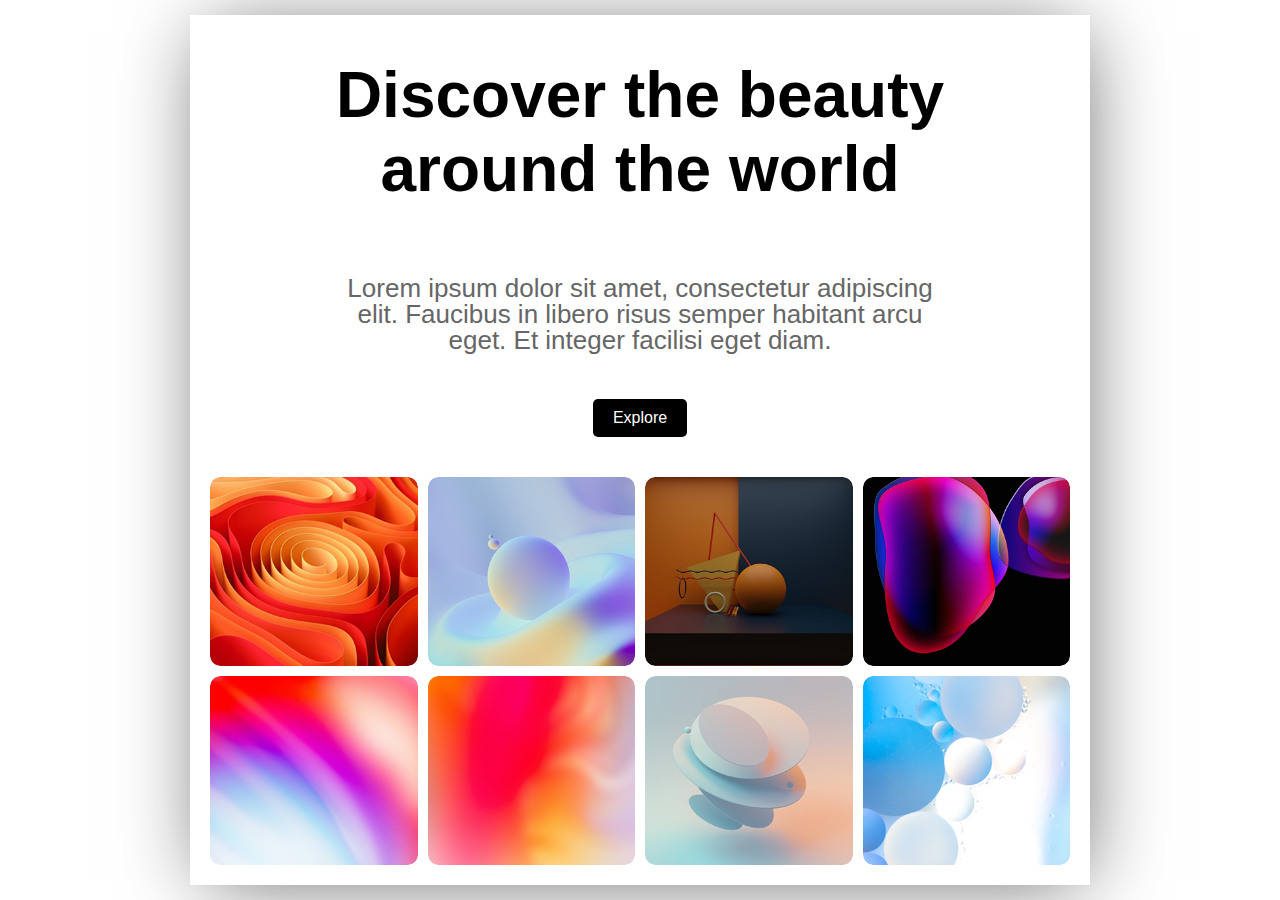
<file: carta1/index.html>
<!DOCTYPE html>
<html lang="es">
  <head>
    <meta charset="UTF-8" />
    <meta name="viewport" content="width=device-width, initial-scale=1.0" />
    <title>Carta 1</title>
    <link rel="stylesheet" href="styles.css" />
  </head>
  <body>
    <div class="container">
      <div class="title-info">
        <h1>Discover the beauty<br />around the world</h1>
        <p>
          Lorem ipsum dolor sit amet, consectetur adipiscing elit. Faucibus in
          libero risus semper habitant arcu eget. Et integer facilisi eget diam.
        </p>
        <button class="boton">Explore</button>
      </div>
      <div class="galeria">
        <img src="imagen1.png" alt="Imagen 1" />
        <img src="imagen2.png" alt="Imagen 2" />
        <img src="imagen3.png" alt="Imagen 3" />
        <img src="imagen4.png" alt="Imagen 4" />
        <img src="imagen5.png" alt="Imagen 5" />
        <img src="imagen6.png" alt="Imagen 6" />
        <img src="imagen7.png" alt="Imagen 7" />
        <img src="imagen8.png" alt="Imagen 8" />
      </div>
    </div>
  </body>
</html>
</file>
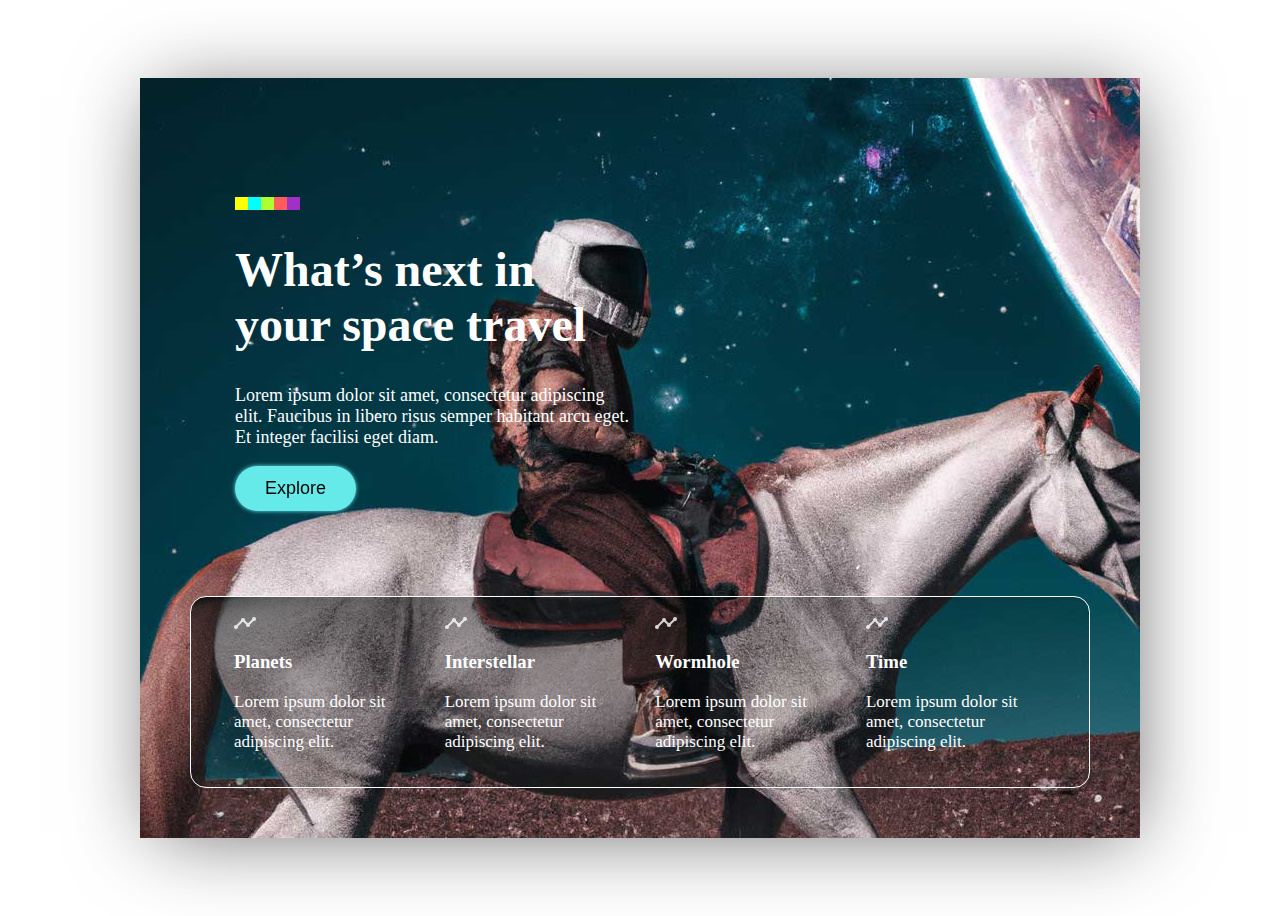
<file: carta16/index.html>
<!DOCTYPE html>
<html lang="en">
<head>
    <meta charset="UTF-8">
    <meta name="viewport" content="width=device-width, initial-scale=1.0">
    <title>Carta 16</title>
    <link rel="stylesheet" href="styles.css">
</head>
<body>
    <div class="container">
        <div class="contenido">
            <div class="colores">
                <div class="amarillo"></div>
                <div class="azul"></div>
                <div class="verde"></div>
                <div class="rojo"></div>
                <div class="lila"></div>
            </div>
            <div class="contenido2">
                <h1>What’s next in your space travel</h1>
                <p>Lorem ipsum dolor sit amet, consectetur adipiscing elit. Faucibus in libero risus semper habitant arcu eget. Et integer facilisi eget diam.</p>
                <button>Explore</button>
            </div>
        </div>
        <div class="contenido3">
            <div class="imagenes">
                <img src="imagen16.1.png" alt="vector">
                <h3>Planets</h3>
                <p>Lorem ipsum dolor sit amet, consectetur adipiscing elit.</p>
            </div>
            <div class="imagenes">
                <img src="imagen16.1.png" alt="vector">
                <h3>Interstellar</h3>
                <p>Lorem ipsum dolor sit amet, consectetur adipiscing elit.</p>
            </div>
            <div class="imagenes">
                <img src="imagen16.1.png" alt="vector">
                <h3>Wormhole</h3>
                <p>Lorem ipsum dolor sit amet, consectetur adipiscing elit.</p>
            </div>
            <div class="imagenes">
                <img src="imagen16.1.png" alt="vector">
                <h3>Time</h3>
                <p>Lorem ipsum dolor sit amet, consectetur adipiscing elit.</p>
            </div>
        </div>
    </div>
</body>
</html>
</file>
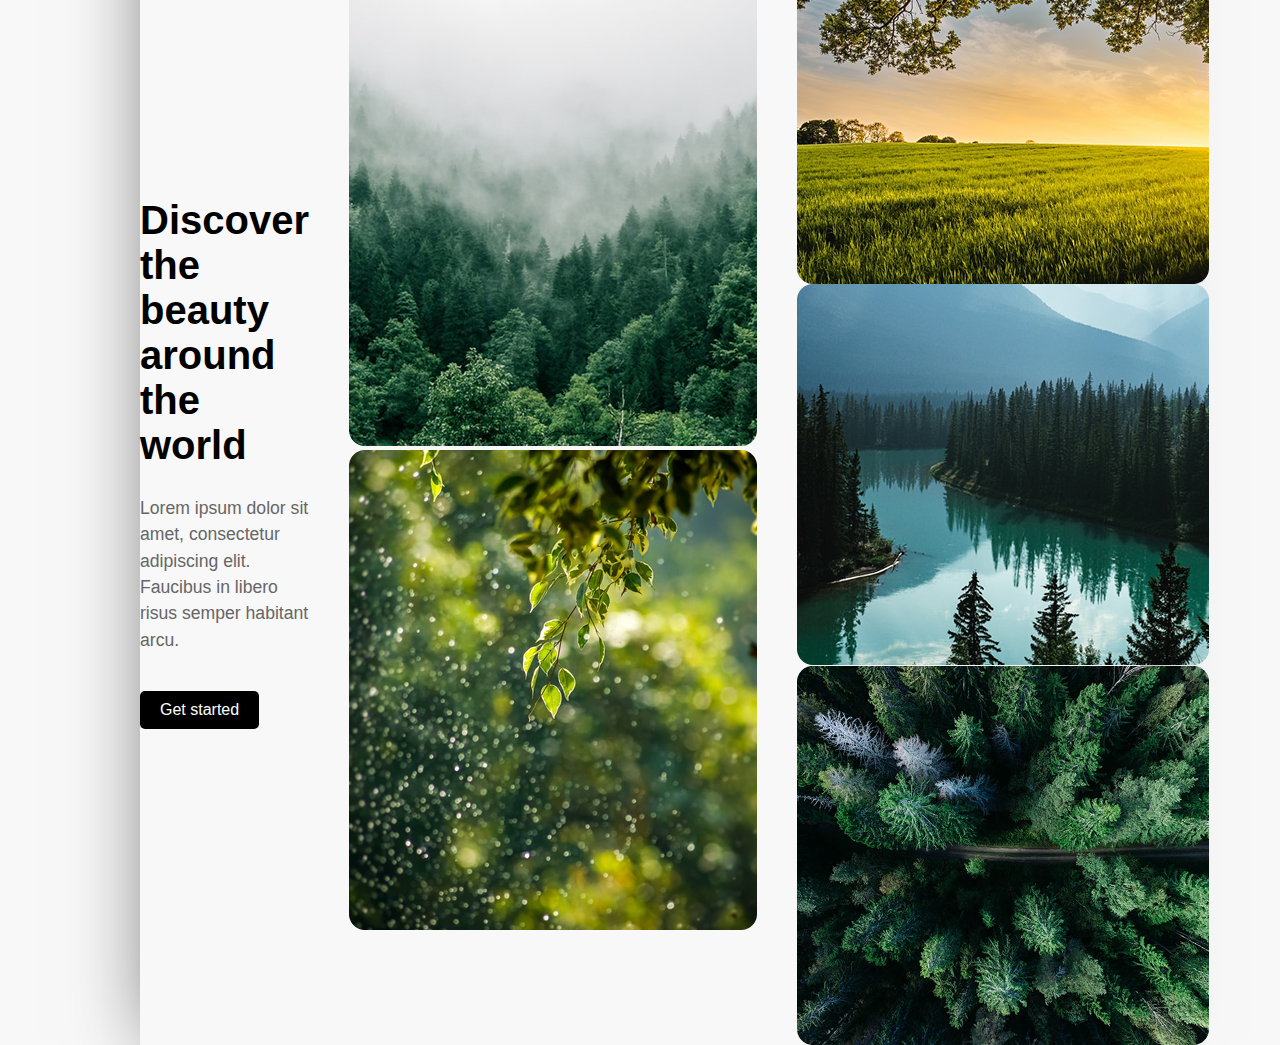
<file: carta2/index.html>
<!DOCTYPE html>
<html lang="es">
  <head>
    <meta charset="UTF-8" />
    <meta name="viewport" content="width=device-width, initial-scale=1.0" />
    <title>Carta 2</title>
    <link rel="stylesheet" href="styles.css" />
  </head>
  <body>
    <div class="container">
      <div class="texto">
        <h1>Discover the beauty<br />around the world</h1>
        <p>
          Lorem ipsum dolor sit amet, consectetur adipiscing elit. Faucibus in
          libero risus semper habitant arcu.
        </p>
        <button class="btn">Get started</button>
      </div>
        <div class="galleria">
        <img src="imagen5.2.png" alt="Imagen 1" />
        <img src="imagen4.2.png" alt="Imagen 2" />
        </div>
        <div class="numeros">
          <div>01</div>
          <div>02</div>
          <div>03</div>
       
    
        <img src="imagen3.2.png" alt="Imagen 3" />
        <img src="imagen2.2.png" alt="Imagen 4" />
        <img src="imagen1.2.png" alt="Imagen 5" />
        </div>

      </div>
  </body>
</html>
</file>
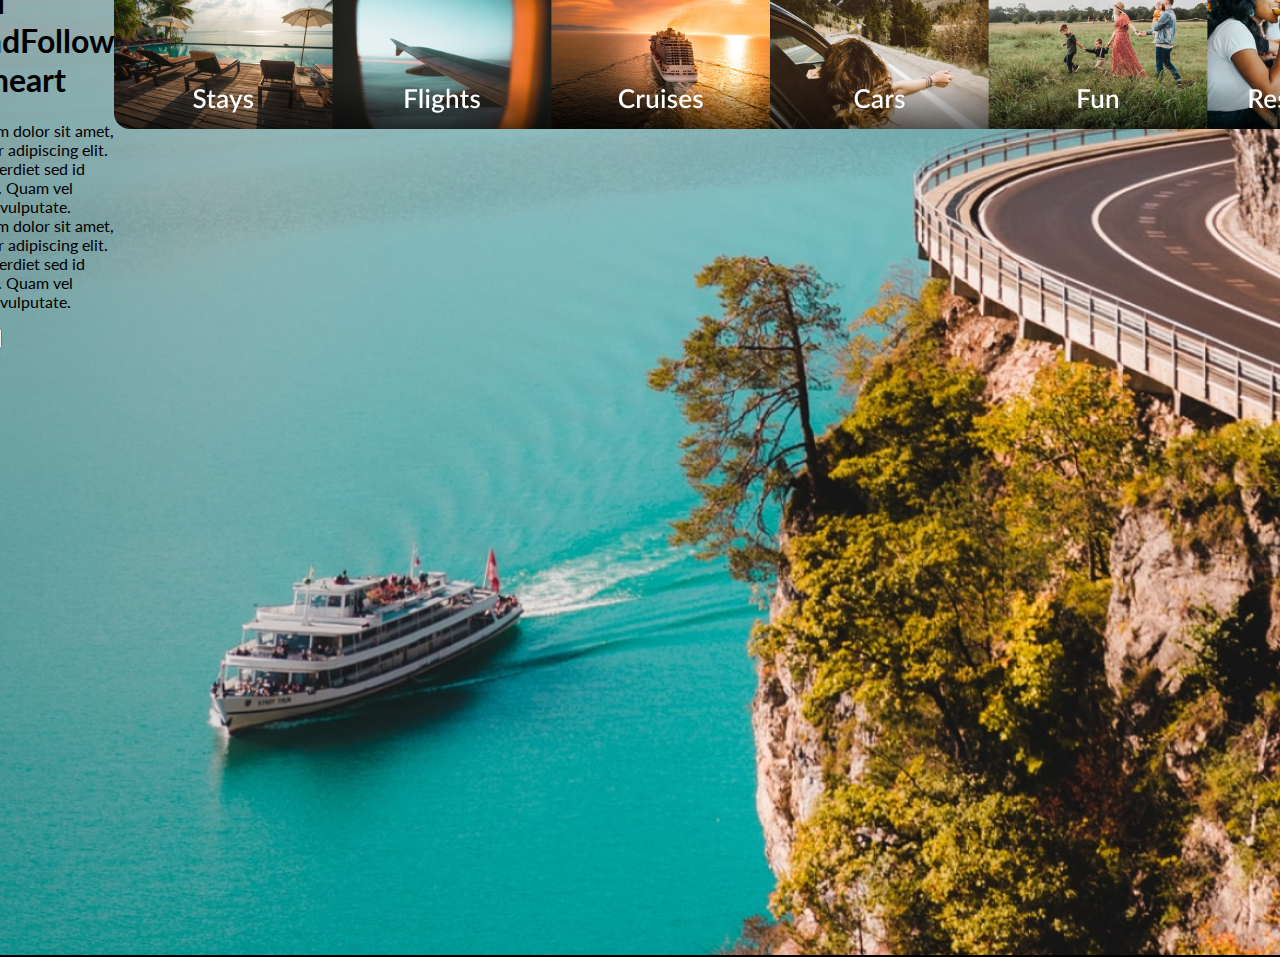
<file: carta29/index.html>
<!DOCTYPE html>
<html lang="en">
<head>
    <meta charset="UTF-8">
    <meta name="viewport" content="width=device-width, initial-scale=1.0">
    <title>Carta 29</title>
    <link rel="preconnect" href="https://fonts.googleapis.com">
    <link rel="preconnect" href="https://fonts.gstatic.com" crossorigin>
    <link href="https://fonts.googleapis.com/css2?family=Lato:ital,wght@0,100;0,300;0,400;0,700;0,900;1,100;1,300;1,400;1,700;1,900&display=swap" rel="stylesheet">
    <link rel="stylesheet" href="styles.css">
</head>
<body>
    <div class="container">
        <div class="texto">
            <h1>Travel aroundFollow your heart</h1>
            <p>Lorem ipsum dolor sit amet, consectetur adipiscing elit. Cursus imperdiet sed id elementum. Quam vel aliquam sit vulputate. Lorem ipsum dolor sit amet, consectetur adipiscing elit. Cursus imperdiet sed id elementum. Quam vel aliquam sit vulputate.</p>
            <button>Get started</button>
        </div>
        <div class="imagen">
            <img src="imagenes.png" alt="">
        </div>
    </div>
</body>
</html>
</file>
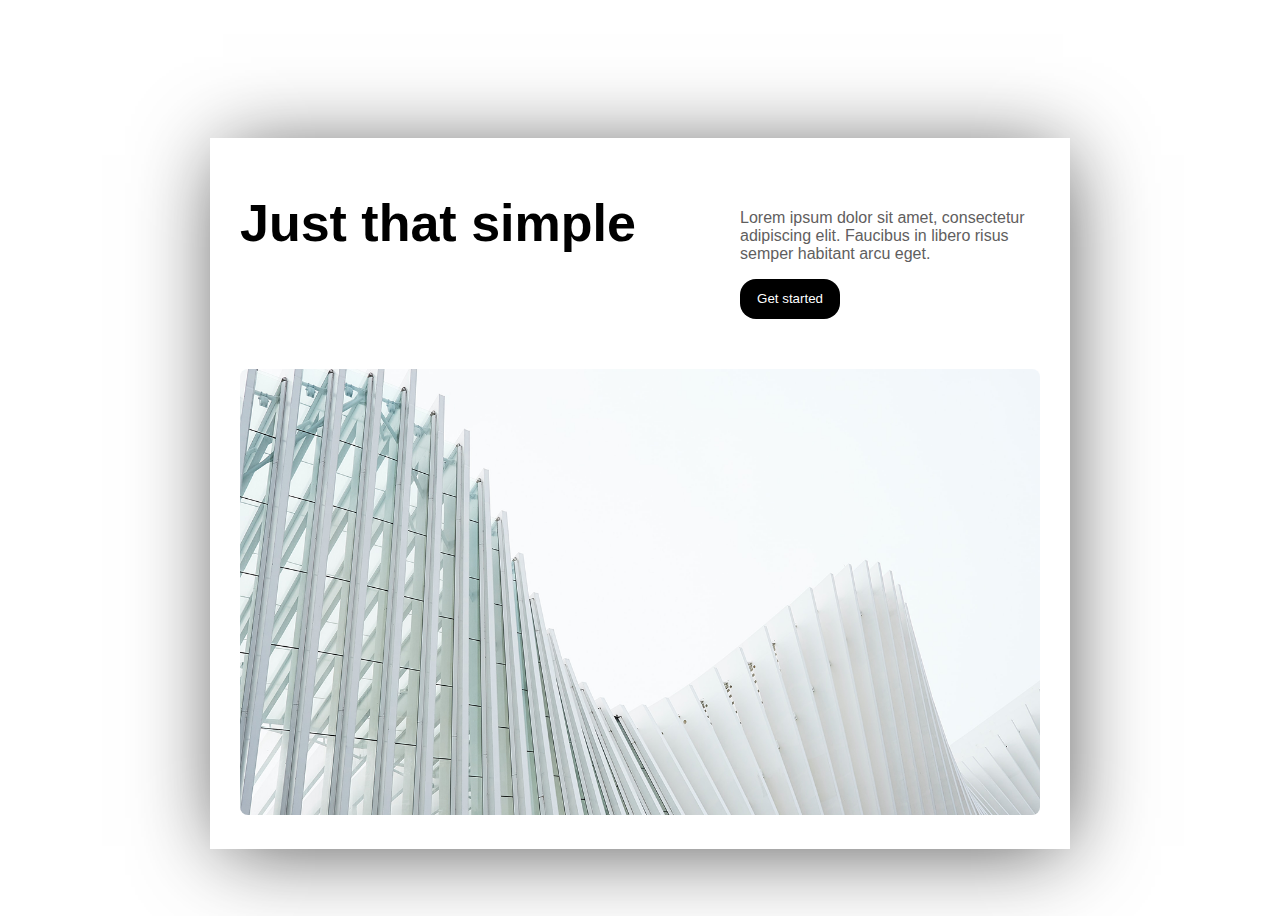
<file: carta3/index.html>
<!DOCTYPE html>
<html lang="es">
<head>
    <meta charset="UTF-8">
    <meta name="viewport" content="width=device-width, initial-scale=1.0">
    <title>Carta 3</title>
    <link rel="stylesheet" href="styles.css">
</head>

<body>
    <div class="container">
        <div class="header">
            <div>
                <h1>Just that simple</h1>
                <div class="texto">
                    <p>Lorem ipsum dolor sit amet, consectetur adipiscing elit. Faucibus in libero risus semper habitant arcu eget.</p>
                    <button class="boton">Get started</button>
                </div>
            </div>
        </div>
        <div class="imagen">
            <img src="imagen1.3.png" alt="Arquitectura moderna">
        </div>
    </div>
</body>
</html>
</file>
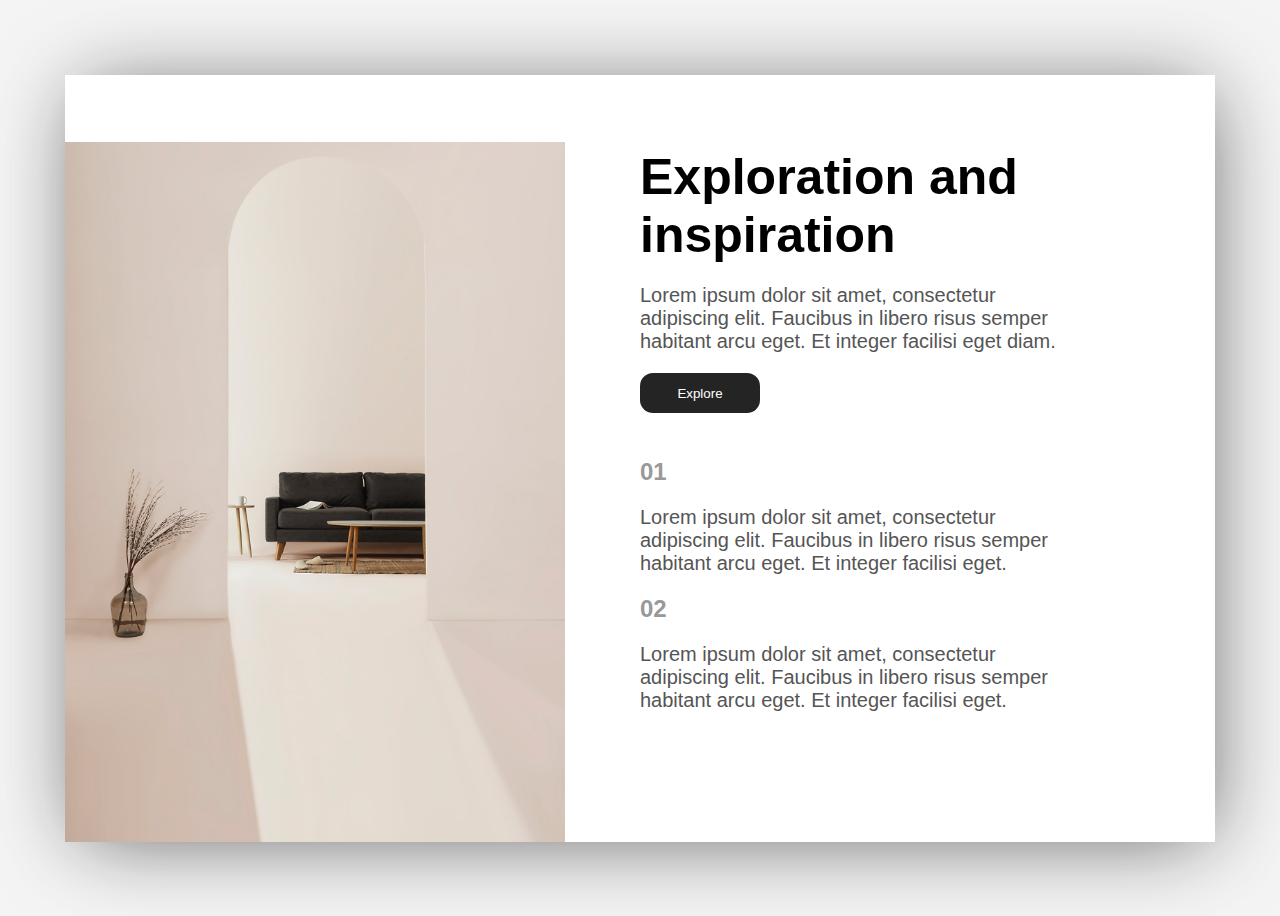
<file: carta4/index.html>
<!DOCTYPE html>
<html lang="es">
<head>
    <meta charset="UTF-8">
    <meta name="viewport" content="width=device-width, initial-scale=1.0">
    <title>Carta 4</title>
    <link rel="stylesheet" href="styles.css">
    
</head>
<body>
    <div class="container">
        <div class="image-section"></div>
        <img src="imagencarta4.png" alt="">
        <div class="contenido">
            <h1>Exploration and inspiration</h1>
            <p>Lorem ipsum dolor sit amet, consectetur adipiscing elit. Faucibus in libero risus semper habitant arcu eget. Et integer facilisi eget diam.</p>
            <button class="boton">Explore</button>
            <div class="texto">
                <span class="numeros">01</span>
                <p>Lorem ipsum dolor sit amet, consectetur adipiscing elit. Faucibus in libero risus semper habitant arcu eget. Et integer facilisi eget.</p>
            </div>
            <div class="texto">
                <span class="numeros">02</span>
                <p>Lorem ipsum dolor sit amet, consectetur adipiscing elit. Faucibus in libero risus semper habitant arcu eget. Et integer facilisi eget.</p>
            </div>
        </div>
    </div>
</body>
</html>
</file>
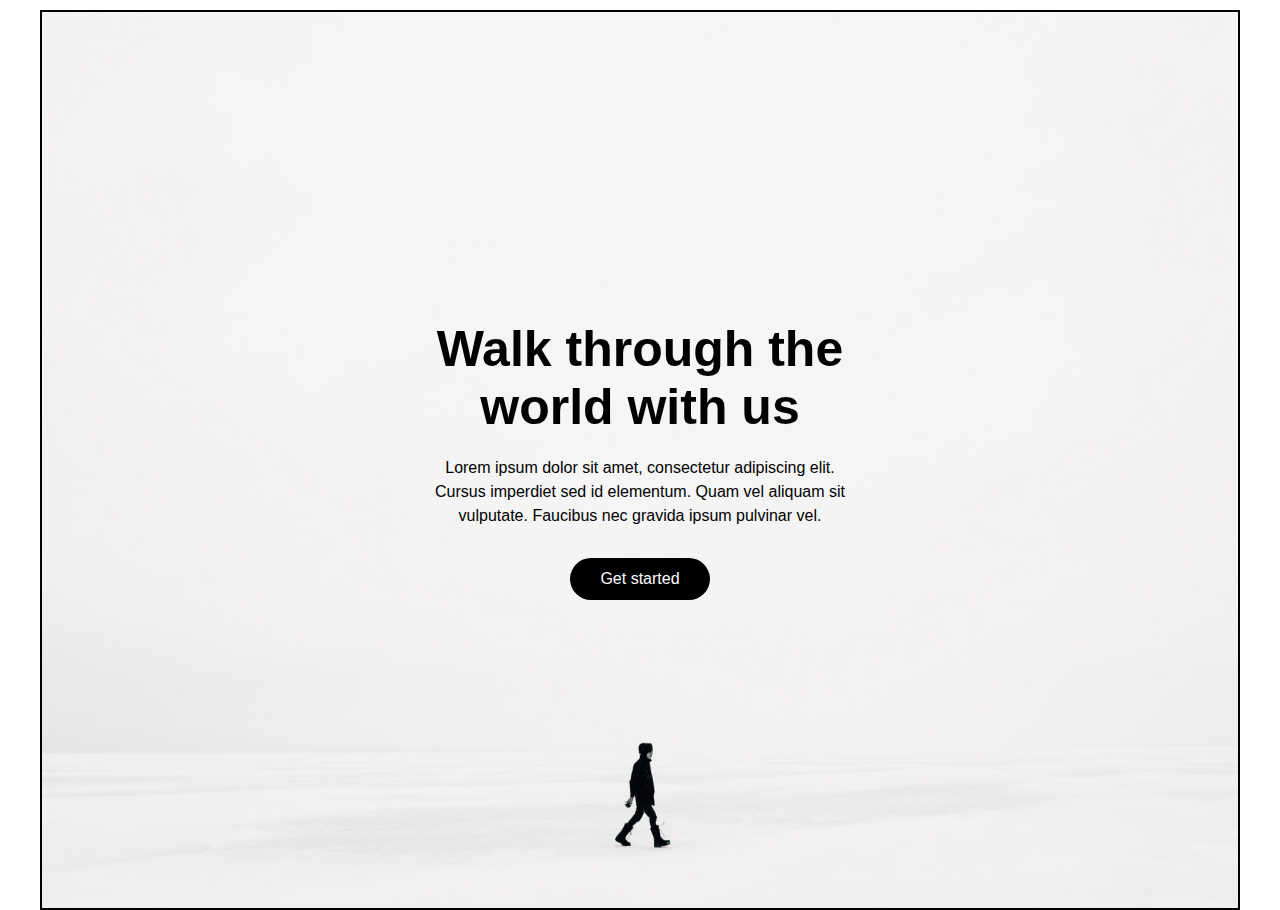
<file: carta46/index.html>
<!DOCTYPE html>
<html lang="en">
<head>
    <meta charset="UTF-8">
    <meta name="viewport" content="width=device-width, initial-scale=1.0">
    <title>Carta46</title>
    <link rel="stylesheet" href="styles.css">
</head>
<body>
  <div class="container">
    <div class="contenido">
      <h1>Walk through the<br>world with us</h1>
      <p>
        Lorem ipsum dolor sit amet, consectetur adipiscing elit. <br>
        Cursus imperdiet sed id elementum. Quam vel aliquam sit <br>
        vulputate. Faucibus nec gravida ipsum pulvinar vel.
      </p>
      <a href="#" class="boton">Get started</a>
    </div>
  </div>
</body>
</html>
</file>
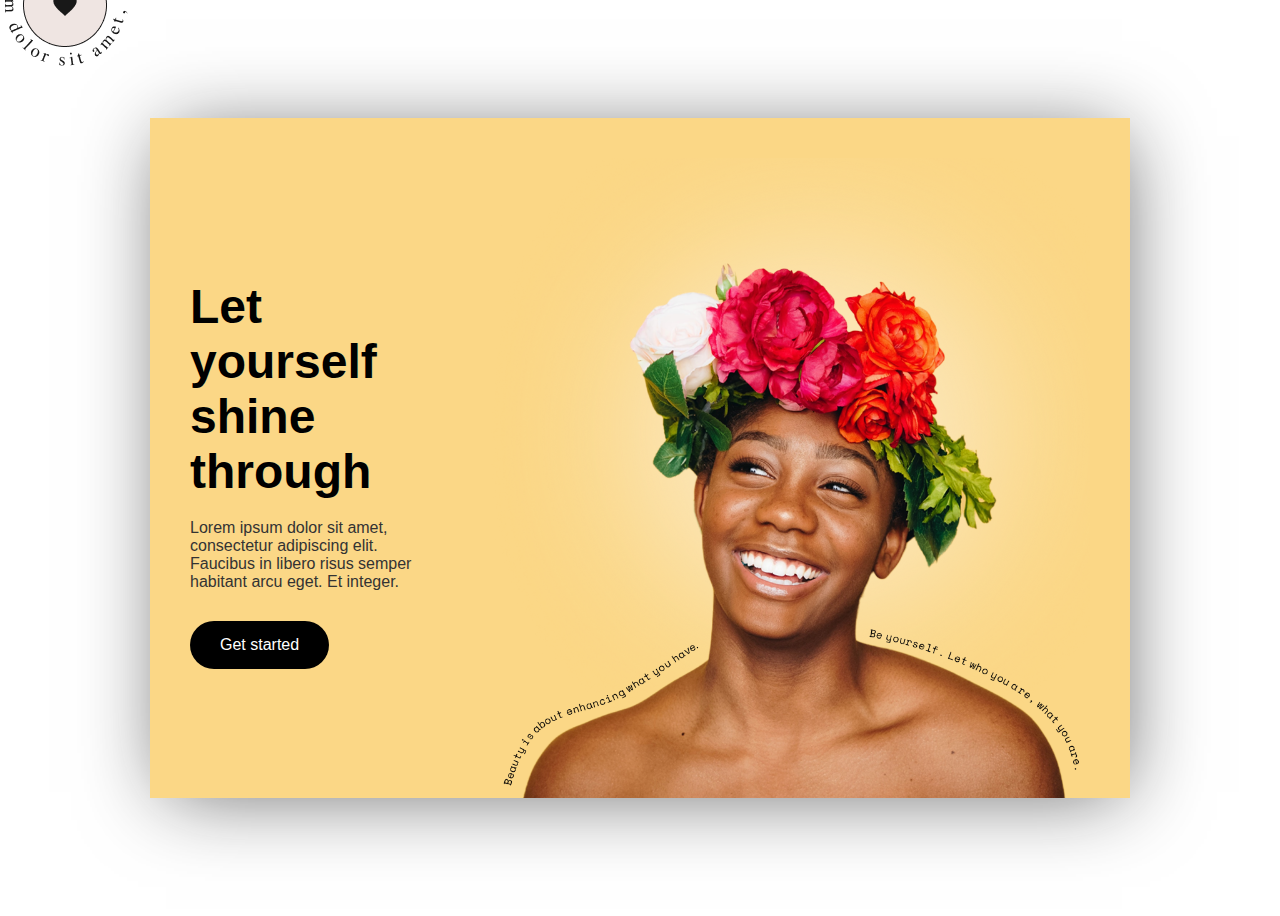
<file: carta49/index.html>
<!DOCTYPE html>
<html lang="en">
<head>
    <meta charset="UTF-8">
    <meta name="viewport" content="width=device-width, initial-scale=1.0">
    <title>Carta49</title>
  <link rel="preconnect" href="https://fonts.googleapis.com">
    <link rel="preconnect" href="https://fonts.gstatic.com" crossorigin>
    <link href="https://fonts.googleapis.com/css2?family=Space+Mono:ital,wght@0,400;0,700;1,400;1,700&display=swap" rel="stylesheet">
    <link rel="preconnect" href="https://fonts.googleapis.com">
    <link rel="preconnect" href="https://fonts.gstatic.com" crossorigin>
    <link href="https://fonts.googleapis.com/css2?family=Bitter:ital,wght@0,100..900;1,100..900&family=Space+Mono:ital,wght@0,400;0,700;1,400;1,700&display=swap" rel="stylesheet">
    <link rel="stylesheet" href="styles.css">
</head>
<body>
  <div class="container">
    <div class="circulo1">
      <img src="circulo.png" alt="">
    </div>
    <div class="texto">
      <h1>Let yourself<br>shine through</h1>
      <p>Lorem ipsum dolor sit amet, consectetur adipiscing elit. Faucibus in libero risus semper habitant arcu eget. Et integer.</p>
      <button class="boton">Get started</button>
    </div>
    <div class="imagen">
      <img src="49.png" alt="Smiling woman with flowers">
    </div>
  </div>
</body>
</html>
</file>
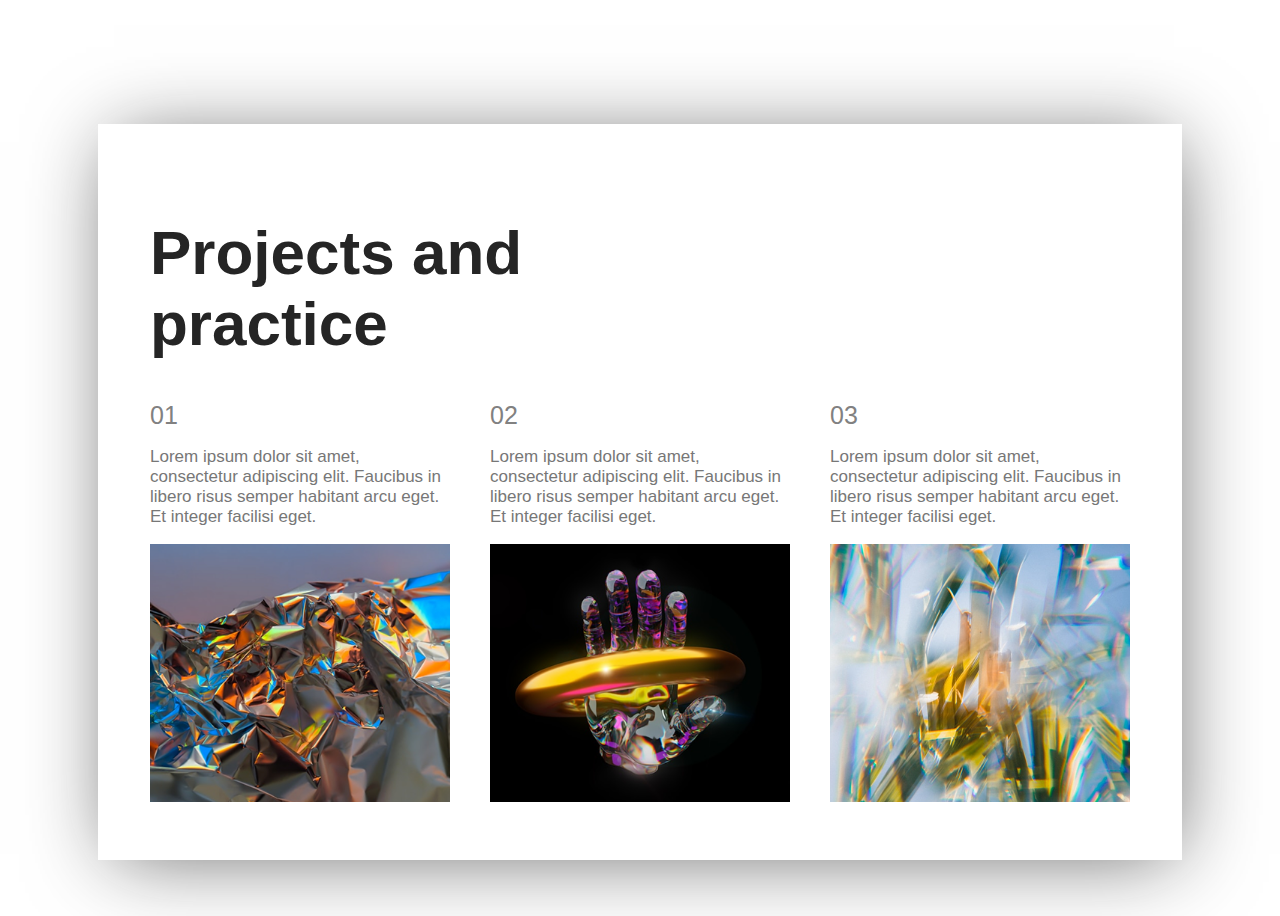
<file: carta5/index.html>
<!DOCTYPE html>
<html lang="en">
<head>
    <meta charset="UTF-8">
    <meta name="viewport" content="width=device-width, initial-scale=1.0">
    <title>Carta 5</title>
    <link rel="stylesheet" href="styles.css">
</head>
<body>
    <div class="container">
        <h1>Projects and practice</h1>
        <div>
            <div>
                <div>01</div>
                <p>Lorem ipsum dolor sit amet, consectetur adipiscing elit. Faucibus in libero risus semper habitant arcu eget. Et integer facilisi eget.</p>
                <img src="imagencarta5.1.png">
            </div>
            <div>
                <div>02</div>
                <p>Lorem ipsum dolor sit amet, consectetur adipiscing elit. Faucibus in libero risus semper habitant arcu eget. Et integer facilisi eget.</p>
                <img src="imagencarta5.2.png">
            </div>
            <div>
                <div>03</div>
                <p>Lorem ipsum dolor sit amet, consectetur adipiscing elit. Faucibus in libero risus semper habitant arcu eget. Et integer facilisi eget.</p>
                <img src="imagencarta5.3.png">
            </div>
        </div>
    </div>
</body>
</html>
</file>
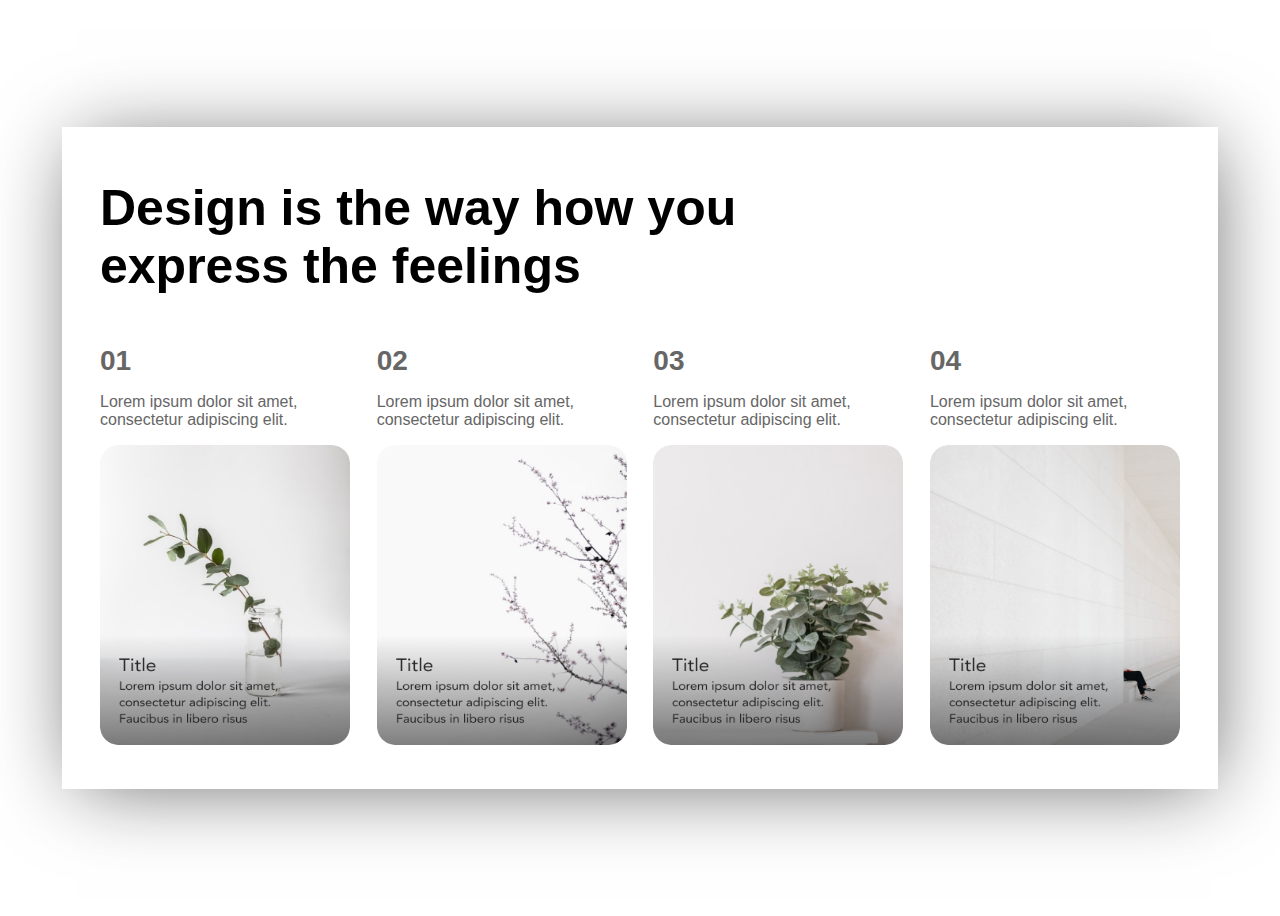
<file: carta7/index.html>
<!DOCTYPE html>
<html lang="en">
<head>
    <meta charset="UTF-8">
    <meta name="viewport" content="width=device-width, initial-scale=1.0">
    <title>Carta 7</title>
    <link rel="stylesheet" href="styles.css">
</head>
<body>
    <div class="container">
        <h1>Design is the way how you express the feelings</h1>
        <div class="imagenes">
            <div class="imagen">
                <div class="numeros">01</div>
                <p>Lorem ipsum dolor sit amet, consectetur adipiscing elit.</p>
                <img src="imagen7.1.png" alt="imagen1">
                <div class="texto">
                </div>
            </div>
            <div class="imagen">
                <div class="numeros">02</div>
                <p>Lorem ipsum dolor sit amet, consectetur adipiscing elit.</p>
                <img src="imagen7.2.png" alt="imagen2">
                <div class="texto">
                </div>
            </div>
            <div class="imagen">
                <div class="numeros">03</div>
                <p>Lorem ipsum dolor sit amet, consectetur adipiscing elit.</p>
                <img src="imagen7.3.png" alt="imagen3">
                <div class="texto">
                </div>
            </div>
            <div class="imagen">
                <div class="numeros">04</div>
                <p>Lorem ipsum dolor sit amet, consectetur adipiscing elit.</p>
                <img src="imagen7.4.png" alt="imagen4">
                <div class="texto">
                </div>
            </div>
        </div>
    </div>
</body>
</html>
</file>
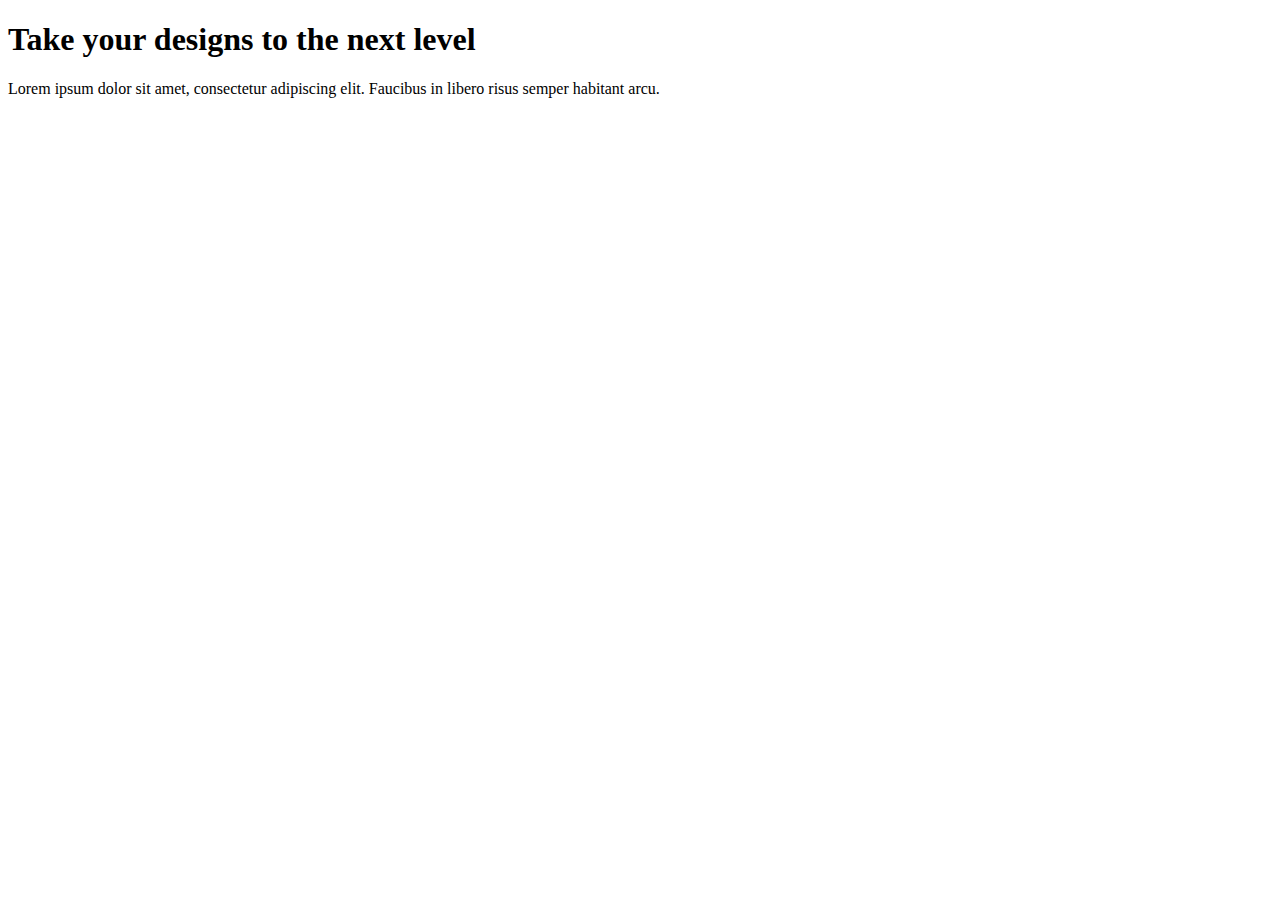
<file: carta8/index.html>
<!DOCTYPE html>
<html lang="en">
<head>
    <meta charset="UTF-8">
    <meta name="viewport" content="width=device-width, initial-scale=1.0">
    <title>Carta 8</title>
    <link rel="stylesheet" href="styles.css">
    <link rel="preconnect" href="https://fonts.googleapis.com">
    <link rel="preconnect" href="https://fonts.gstatic.com" crossorigin>
    <link href="https://fonts.googleapis.com/css2?family=Work+Sans:ital,wght@0,100..900;1,100..900&display=swap" rel="stylesheet">
    
</head>
<body>
    <div class="container">
        <div class="imagen">

        </div>

        <div class="texto">
            <h1>Take your designs to the next level</h1>
            <p>Lorem ipsum dolor sit amet, consectetur adipiscing elit. Faucibus in libero risus semper habitant arcu.</p>
        </div>
    </div>
</body>
</html>
</file>
<file: carta1/styles.css>
body {
  font-family: Arial, sans-serif;
  text-align: center;
  margin: 0;
  padding: 0;
  display: flex;
  height: 100vh;
  justify-content: center;
  align-items: center;
}
.container {
  max-width: 900px;
  margin: 50px auto;
  box-shadow: 4px 6px 78px -12px rgba(12, 12, 12, 0.65);
}
h1 {
  font-size: 64px;
  font-weight: bold;
}

p {
  color: #666;
  font-weight: 400;
  font-size: 26px;
  line-height: 100%;
  letter-spacing: 0%;
  text-align: center;
}

.title-info {
  width: 70%;
  display: flex;
  justify-content: center;
  align-items: center;
  flex-direction: column;
  margin: auto;
}
.boton {
  background-color: black;
  color: white;
  padding: 10px 20px;
  border: none;
  cursor: pointer;
  font-size: 1em;
  margin: 20px 0;
  border-radius: 5px;
  width: fit-content;
}
.galeria {
  display: grid;
  grid-template-columns: repeat(4, 1fr);
  gap: 10px;
  padding: 20px;
}
.galeria img {
  width: 100%;
  border-radius: 10px;
}
</file>
<file: carta16/styles.css>
body { 
    font-family: 'Avenir';
    display: flex;
    height: 100vh;
    justify-content: center;
    align-items: center;
}

.container {
    width: 900px;
    height: 660px;
    box-shadow: 4px 6px 78px -12px rgba(12, 12, 12, 0.65);
    padding: 50px;
    background-image: url(imagen16.png);
    background-position: right; 
    color: white;
    display: flex;   
    justify-content: end;
    flex-direction: column;
    gap: 50px;
}

.contenido {
    padding: 25px 65px 35px 45px;
    width: 475px;
}

.contenido2 {
    width: 400px;
}

.contenido h1 {
    font-size: 48px;
    font-weight: 700;
    margin: 12px 0 28x ;
}

.contenido p {
    font-size: 18px;
}

.contenido2 button {
    background-color: #66e9e9;
    border: none;
    border-radius: 50px;
    padding: 12px 30px;
    font-size: 18px;
    filter: drop-shadow(0 0 2px #66e9e9);
}

.colores {
    display: flex;
}

.colores div {
    width: 13px;
    height: 13px;
}

.amarillo {
    background-color: yellow;
}

.azul {
    background-color: aqua;
}

.verde {
    background-color: greenyellow;
}

.rojo {
    background-color: rgb(255, 93, 93);
}

.lila {
    background-color: rgb(161, 49, 196);
}

.contenido3 {
    display: flex;
    border: 1px solid white;
    border-radius: 16px;
    padding: 18px 43px;    
    background-image: linear-gradient(to bottom right,#030808, 10%, transparent);
    justify-content: space-between;

}

.imagenes {
    width: 180px;
}

.imagenes img {
    width: 22px;
}

.imagenes p {   
    margin-top: 10px;
    font-size: 17px;
}
</file>
<file: carta2/styles.css>
body {
    font-family: Arial, sans-serif;
    text-align: left;
    margin: 0;
    padding: 0;
    display: flex;
    justify-content: center;
    align-items: center;
    height: 100vh;
    background-color: #f8f8f8;
}

.container {
    max-width: 1000px;
    margin: 50px auto;
    display: flex;
    align-items: center;
    gap: 40px;
    box-shadow: 4px 6px 78px -12px rgba(12, 12, 12, 0.65);
}

.text-section {
    flex: 1;
}

h1 {
    font-size: 2.5em;
    font-weight: bold;
}

p {
    color: #666;
    font-size: 1.1em;
    line-height: 1.5;
}

.btn {
    background-color: black;
    color: white;
    padding: 10px 20px;
    border: none;
    cursor: pointer;
    font-size: 1em;
    margin-top: 20px;
    border-radius: 5px;
}

.galeria {
    display: flex;
    flex: 2;
}

.galeria img {
    width: 100%;
    border-radius: 10px;
}

.numeros {
    display: flex;
    flex-wrap: wrap;
    justify-content: space-between;
    margin-top: 20px;
    text-align: center;
    font-size: 1.5em;
    font-weight: bold;
    color: #999;
}
</file>
<file: carta29/styles.css>
body {
    font-family: 'lato';
    display: flex;
    justify-content: center;
    align-items: center;
    height: 100vh;
  }

.container{
    height: 994px;
    width: 1440px;
    display: flex;
    border: solid black 2px;
    background-image: url(Fondo.png);
    background-size: cover;
    background-repeat: no-repeat;
    background-position: center;

}
</file>
<file: carta3/styles.css>
body {
    font-family: sans-serif;
    align-items: center;
    flex-direction: column;
    display: flex;
    height: 100vh;
    justify-content: center;
    align-items: center;
}

.container {
    width: 800px;
    margin-top: 70px;
    box-shadow: 3px 7px 81px -10px rgba(10, 10, 10, 0.75);
    padding: 30px;
    padding-top: 50px;
}

.header {
    display: flex;
    justify-content: space-between;
    align-items: center;
    margin-bottom: 20px;
    margin-bottom: 50px;
}

.texto{
   margin-left: 500px;
   max-width: 45%; 
   margin-top: -60px;
}

.header h1 {
    margin-bottom: 5px;
    gap: 82px;
    font-size: 52px;
    margin-top: 5px;
}

.header p {
    max-width: 500px;
    color: #5f5e5e;
}

.boton {
    border: none;
    background-color: black;
    color: white;
    border-radius: 16px;
    cursor: pointer;
    width: 100px;
    height: 40px;
    gap: 10px;

}

.imagen {
    width: 100%;
    margin-top: 20px;
}

.imagen img {
    width: 100%;
    border-radius: 8px;
}
</file>
<file: carta4/styles.css>
body {
    font-family: 'Segoe UI', Tahoma, Geneva, Verdana, sans-serif;
    align-items: center;
    background: #f4f4f4;
    display: flex;
    height: 100vh;
    justify-content: center;
    align-items: center;
}

.container {
    display: flex;
    max-width: 1150px;
    background: #fff;
    box-shadow: 4px 6px 78px -12px rgba(12, 12, 12, 0.65);
}

img{
    width: 500px;
    height: 700px;
    margin-top: 67px;
    margin-right: 35px;
}

.contenido {
    padding: 40px;
}

h1 {
    font-size: 50px;
    margin-bottom: 15px;
}

p {
    font-size: 20px;
    color: #555;
    margin-bottom: 20px;
    max-width: 80%;
}

.boton {
    border: none;
    background-color: rgb(37, 36, 36);
    color: white;
    border-radius: 13px;
    cursor: pointer;
    width: 120px;
    height: 40px;
    gap: 10px;
    margin-bottom: 25px;
}

.texto {
    margin-top: 20px;
}

.numeros {
    font-weight: bold;
    color: #999;
    font-size: 24px;
}
</file>
<file: carta46/styles.css>
* {
    margin: 0;
    padding: 0;
    box-sizing: border-box;
  }
  
  body {
    height: 100%;
    font-family: sans-serif;
    display: flex;
    justify-content: center;
    align-items: center;
    height: 100vh;
  }
  
  .container {
    margin-top: 20px;
    height: 900px;
    width: 1200px;
    display: flex;
    align-items: center;
    justify-content: center;
    text-align: center;
    padding: 0 20px;
    background: url('carta46.jpg') no-repeat center center/cover;
    border: solid black 2px;
  }
  
  .contenido {
    padding: 40px;
    border-radius: 12px;

  }
  
  h1 {
    font-size: 50px;
    font-weight: bold;
    color: #000;
    margin-bottom: 20px;
  }
  
  p {
    font-size: 1rem;
    color: #000000;
    margin-bottom: 30px;
    line-height: 1.5;
  }
  
  .boton {
    display: inline-block;
    padding: 12px 30px;
    background-color: #000;
    color: #fff;
    border-radius: 25px;
    text-decoration: none;
    font-weight: 500;
    transition: background-color 0.3s ease;
  }
</file>
<file: carta49/styles.css>
body {
    font-family: sans-serif;
    min-height: 100vh;
    display: flex;
    justify-content: center;
    align-items: center;
  }
  
  .container {
    display: flex;
    background: #FBD786;
    width: 100%;
    max-width: 900px;
    height: 600px;
    padding: 40px;
    align-items: center;
    gap: 50px;
    box-shadow: 4px 6px 78px -12px rgba(12, 12, 12, 0.65);
  }
  
  .texto {
    flex: 1;
    position: relative;
    gap: 32px;
  }
  
  .texto h1 {
    font-size: 48px;
    color: #000;
    margin-bottom: 20px;
    font-weight: 700;
  }
  
  .texto p {
    font-size: 16px;
    color: #333;
    margin-bottom: 30px;
    max-width: 800px;
  }
  
  .boton {
    background-color: #000;
    color: #fff;
    padding: 15px 30px;
    border: none;
    border-radius: 30px;
    font-size: 16px;
    cursor: pointer;
  }
  
  .circulo1 {
    position: absolute;
    top: -60px;
    left: 0;
    display: flex;
    flex-direction: column;
    align-items: center;
    font-size: 12px;
    text-align: center;
    border-radius: 50%;
  }
  
  .circulo2 {
    width: 50px;
    height: 50px;
    background-color: #fff;
    border-radius: 50%;
    display: flex;
    align-items: center;
    justify-content: center;
    margin-top: 5px;
    font-size: 20px;
    border: 1px solid #000;
  }
  
  .imagen {
    width: 617px;
    height: 600px;
  }
  
  .imagen img {
    width: 100%;
  }
</file>
<file: carta5/styles.css>
body {   
    font-family: sans-serif;
    display: flex;
    height: 100vh;
    justify-content: center;
    align-items: center;
}

.container {        
    padding-bottom: 30px; 
    margin-top: 68px;
    padding: 52px;
    box-shadow: 4px 6px 78px -12px rgba(12, 12, 12, 0.65);
}

.container h1 {    
    color: rgb(37, 37, 37);
    font-size: 62px;
    width: 60%;
}

.container > div {
    display: flex;
    gap: 40px;
}

.container > div > div {
    width: 300px;
}

.container div, div, div {
    font-size: 25px;
    color: #818181;
    font-weight: 500;
}

.container p {
    font-size: 17px;
    color: #777;
}

.container img {
    width: 300px;
}
</file>
<file: carta7/styles.css>
body {
    font-family: sans-serif;
    display: flex;
    height: 100vh;
    justify-content: center;
    align-items: center;
}

.container { 
    box-shadow: 4px 6px 78px -12px rgba(12, 12, 12, 0.65);
    padding: 40px 38px;
    width: 1080px;
}

h1 {
    width: 65%;
    font-size: 50px;
    margin-top: 12px;
    margin-bottom: 50px;
}

.imagenes {
    display: flex;
    justify-content: space-between;
}

.imagen {
    width: 250px;
    position: relative;
}

img {
    width: 250px;
    height: 300px;
    border-radius: 18px;
}

.contenido { 
    font-size: 14px;
    position: absolute;
    top: 305px;
    left: 20px;
    width: 190px;
    line-height: 20px;
}

.numeros, p {
    color: #666666;
}

.numeros {
    color: #666666;    
    font-size: 28px;
    font-weight: 680;
}

.texto p {
    font-size: 14px;
}

.texto h3 {
    font-weight: 100;
    font-size: 18px;
}
</file>
<file: carta8/styles.css>
body{
    
}
</file>
